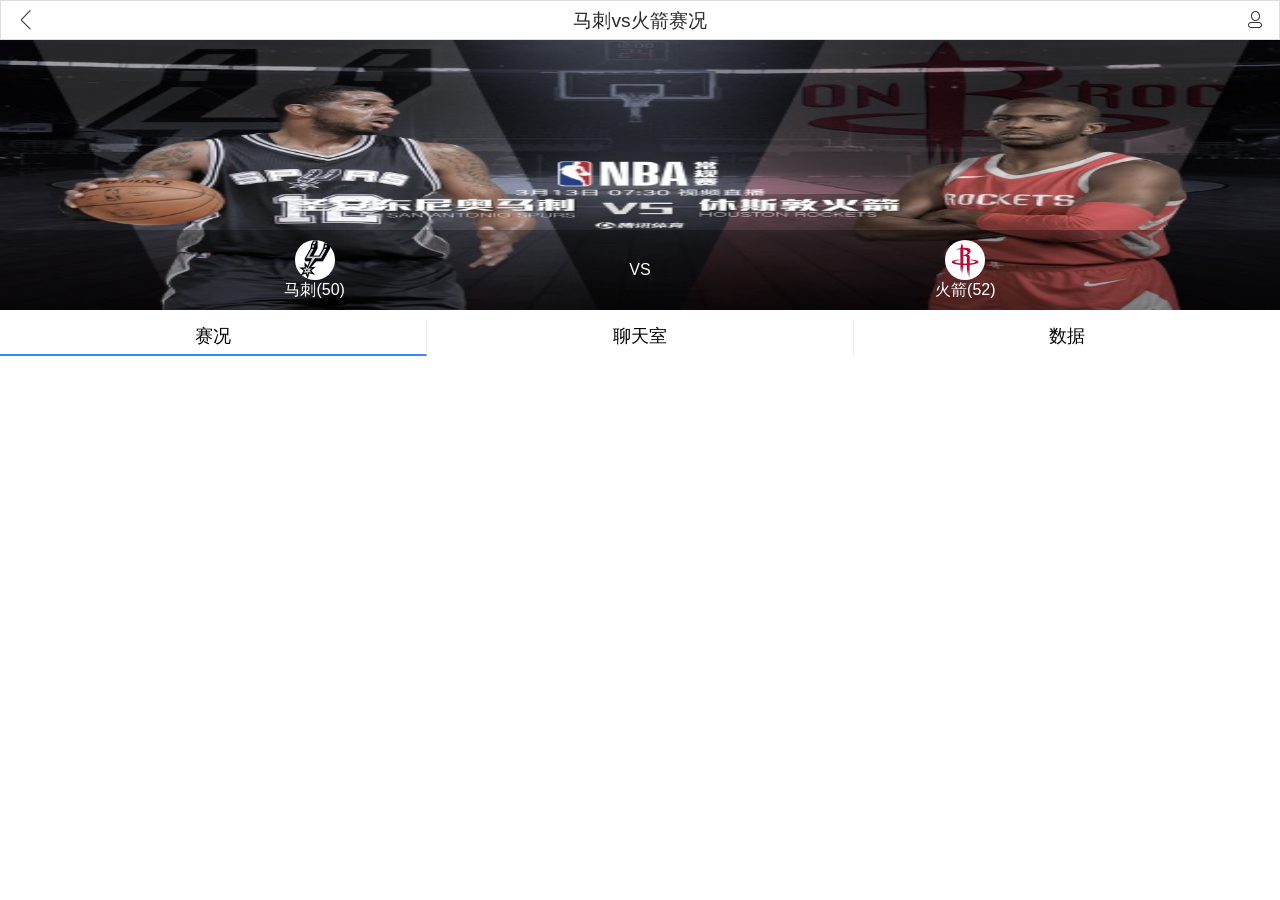
<file: public/static/live/detail.html>
<!DOCTYPE html>
<html>

<head>
	<meta charset="utf-8" />
	<meta http-equiv="X-UA-Compatible" content="IE=edge">
	<title>Sinwa图片直播 - 详情</title>
	<meta name="viewport" content="width=device-width, initial-scale=1, user-scalable=no">
	<meta content="yes" name="apple-mobile-web-app-capable" />
	<meta content="black" name="apple-mobile-web-app-status-bar-style" />
	<meta content="telephone=no" name="format-detection" />
	<meta content="email=no" name="format-detection" />
	<link rel="stylesheet" type="text/css" href="./assert/css/reset.css" />
	<link rel="stylesheet" type="text/css" href="./assert/css/main.css" />
	<link rel="stylesheet" href="./assert/iconfont/iconfont.css">
	<link rel="shortcut icon" href="./favicon.ico">
	<script src="./js/jquery-3.3.1.min.js"></script>
	<script src="./js/ws.js"></script>
	<script src="./js/chat.js"></script>
	<style>
		/*详情界面保持上部分静止，下面滚动; 同样利用flex布局 poster自然高度， tab-nav自然高度， tab-block填满剩余部分*/
		.poster {
			position: relative;
		}
		.post-img {
			height: 30vh;
			width: 100%;
		}
		.poster-title {
			position: absolute;
			bottom: 0;
			display: flex;
			align-items: center;
			color: #fff;
			width: 100%;
			height: 80px;
			/*这里不要使用opacity属性，文字也会继承透明属性，使用rgpa*/
			background: rgba(0, 0, 0, 0.3);
		}
		.poster-title-team {
			flex: 1;
			text-align: center;
		}
		.poster-title-team img {
			border-radius: 50%;
		}
		/* ************************tab 切换******************************* */
		.tab-nav {
			display: flex;
			margin-top: 5px;
			padding: 5px 0;
			text-align: center;
		}
		.tab-nav > div {
			flex: 1;
			line-height: 2rem;
			font-size: 1.1rem;
			text-align: center;
			border-right: 1px solid #eee;
			padding-bottom: 2px;
		}
		.tab-nav > div:last-child {
			border: none;
		}
		.tab-nav > div.active {
			border-bottom: 2px solid #38f;
		}
		.tab-block {
			flex: 1;
			overflow-y: scroll;
		}

		/******************赛况 frame时间片段的意思*****************/
		.frame {
			padding: 5px;
		}
		/*加强时间icon的效果*/
		.frame .icon {
			font-weight: bold;
			margin-right: 5px;
		}
		.frame-header {
			font-size: 0.8rem;
			display: inline-block;
			padding: 2px 5px;
			background: red;
			color: #fff;
			border-radius: 10px;
		}
		.frame-item {
			position: relative;
			margin-left: 5px;
			border-left: 1px dotted #38f;
			padding: 20px 10px 0;
		}
		.frame-item > p {
			font-size: 1rem;
			color: #404040;
			padding: 5px 0;
		}
		.frame-dot {
			position: absolute;
			width: 6px;
			height: 6px;
			background: #38f;
			border-radius: 50%;
			left: -4px;
    		top: 27px;
		}
		.frame-item-author {
			color: #888;
			font-size: 0.8rem;
			vertical-align: middle;
		}
		/* *************** 评论 ****************  */
		.comments {
			/*为评论输入框留位置，由于输入框是绝对定位*/
			padding-bottom: 50px;
		}
		.comment-form {
			position: fixed;
			bottom: 0;
			left: 0;
			width: 100%;
			height: 50px;
		}
		.comment-form input {
			background:ghostwhite;
			border-top: 1px solid #eee;
			outline: none;
			padding: 5px 10px;
			width: 100%;
			height: 100%;
		}
		.comment {
			font-size: 1rem;
			line-height: 1.5rem;
			margin: 5px 10px;
		}
		.comment > span:first-child {
			color: #38f;
		}


		/*比赛数据*/
		.match-data {
			background: #eee;
		}
		.match-data > div {
			background: #fff;
			margin-bottom: 10px;
			padding: 10px;
		}
		.match-score {
			display: flex;
			flex-direction: row;
			align-items: center;
			text-align: center;
		}
		.match-team-info {
			flex: 1;
		}
		.match-team-info img {
			margin-bottom: 5px;
		}
		.match-score-result {
			flex: 3;
		}
		.match-score-result > div {
			margin: 5px 0;
		}
		.sub-title {
			font-size: 1.1rem;
			font-weight: bold;
		}
		.match-report-row {
			display: flex;
			height: 40px;
			line-height: 40px;
			text-align: center;
			align-items: center;
		}
		.match-report-row.row-title {
			border-bottom: 1px solid #eee;
			color: #888;
			font-size: .8rem;
		}
		.match-report-row span {
			flex: 1;
		}
		.match-report-row span:first-child {
			text-align: left;
		}
		.match-report-row span:last-child {
			text-align: right;
		}

		/* 本场最佳 */
		.mvp > div {
			margin: 10px 0;
			display: flex;
			justify-content: space-between;
			align-items: center;
		}
		.mvp-score {
			display: flex;
			font-size: 1.1rem;
			text-align: center;
			justify-content: space-between;
			align-items: center
		}
		.mvp-score span {
			margin: 0 10px;
		}
		.mvp-score-label {
			font-size: .8rem;
			color: #888;
		}
		.mvp-player {
			flex: 1;
			display: flex;
			align-items: center;
		}
		/*让第二个球员的信息，靠右*/
		.mvp-player:last-child {
			justify-content: flex-end;
		}
		.mvp-player-info {
			margin: 0 5px;
			font-size: .8rem;
			color: #888;
		}
		.mvp-player img {
			border-radius: 50%;
		}
	</style>
</head>

<body>
	<header class="header xxl-font">
		<i class="icon iconfont icon-fanhui back" id="back"></i>
		马刺vs火箭赛况
		<!--用户处于登录状态时，将该按钮隐藏-->
		<a href="./login.html">
			<i class="icon iconfont icon-wode my"></i>
		</a>
	</header>
	<div class="content">
		<div class="poster">
			<img src="./imgs/match-poster.png" class="post-img" />
			<div class="poster-title">
				<div class="poster-title-team">
					<img src="./imgs/team1.png" width="40px" height="40px">
					<div>马刺(50)</div>
				</div>
				<div>VS</div>
				<div class="poster-title-team">
					<img src="./imgs/team2.png" width="40px" height="40px">
					<div>火箭(52)</div>
				</div>
			</div>
		</div>
		<div class="tab-nav">
			<div class="active">赛况</div>
			<div>聊天室</div>
			<div>数据</div>
		</div>
		<div class="tab-block">
			<div id="match-result">
				<!--<div class="frame">-->
					<!--<h3 class="frame-header">-->
						<!--<i class="icon iconfont icon-shijian"></i>第一节 01：30-->
					<!--</h3>-->
					<!--<div class="frame-item">-->
						<!--<span class="frame-dot"></span>-->
						<!--<div class="frame-item-author">-->
							<!--<img src="./imgs/team1.png" width="20px" height="20px" /> 马刺-->
						<!--</div>-->
						<!--<p>08:44 暂停 常规暂停</p>-->
						<!--<p>08:44 帕克 犯规 个人犯规 2次</p>-->
					<!--</div>-->
					<!--<div class="frame-item">-->
						<!--<span class="frame-dot"></span>-->
						<!--<div class="frame-item-author">-->
							<!--singwa(评论员)-->
						<!--</div>-->
						<!--<p>01:44 </p>-->
						<!--<p>01:46 犯规 个人犯规 Ruan</p>-->
					<!--</div>-->
				<!--</div>-->
				<!--<div class="frame">-->
					<!--<h3 class="frame-header">-->
						<!--<i class="icon iconfont icon-shijian"></i>第二节 01：40-->
					<!--</h3>-->
					<!--<div class="frame-item">-->
						<!--<span class="frame-dot"></span>-->
						<!--<div class="frame-item-author">-->
							<!--<img src="./imgs/team2.png" width="20px" height="20px" /> 火箭-->
						<!--</div>-->
						<!--<p>比赛如火如荼~~~</p>-->
						<!--<p>-->
							<!--<img src="./imgs/1.png" width="40%" />-->
						<!--</p>-->
					<!--</div>-->
					<!--<div class="frame-item">-->
						<!--<span class="frame-dot"></span>-->
						<!--<div class="frame-item-author">-->
							<!--singwa(评论员)-->
						<!--</div>-->
						<!--<p>08:44:41 火箭队请求暂停 常规暂停</p>-->
						<!--<p>08:44:40 哈登进攻犯规 个人犯规3次</p>-->
					<!--</div>-->
				<!--</div>-->
			</div>
			<div id="comments" class="hidden comments">
				<!--<div class="comment">-->
					<!--<span>xixi</span>-->
					<!--<span>赞~</span>-->
				<!--</div>-->
				<!--<div class="comment">-->
					<!--<span>xixi</span>-->
					<!--<span>赞~哈登mvp</span>-->
				<!--</div>-->
				<!--<div class="comment">-->
					<!--<span>singwa</span>-->
					<!--<span>哈登+克里斯-保罗 必定能夺冠，加油火箭！</span>-->
				<!--</div>-->
				<!--<div class="comment">-->
					<!--<span>mooc</span>-->
					<!--<span>詹姆斯去火箭吧~</span>-->
				<!--</div>-->
				<!--<div class="comment">-->
					<!--<span>singwa2</span>-->
					<!--<span>这场比赛太精彩了</span>-->
				<!--</div>-->
				<!--<div class="comment">-->
					<!--<span>singwa</span>-->
					<!--<span> 火箭目前位列西部第一，在击败独行侠之后，他们已经领先勇士1.5个胜场，而马刺的处境则是较为尴尬，他们目前拿到了37胜29负，只比身后的快船、掘金和爵士多0.5个胜场，如果马刺赢下火箭，他们将会继续保住西部前7的位置。</span>-->
				<!--</div>-->
				<!--<div class="comment">-->
					<!--<span>xixi</span>-->
					<!--<span>赞~</span>-->
				<!--</div>-->
				<!--<div class="comment">-->
					<!--<span>xixi</span>-->
					<!--<span>赞~dfdfgkkksds分担分担分担分担浮动</span>-->
				<!--</div>-->
				<!--<div class="comment">-->
					<!--<span>singwa</span>-->
					<!--<span>《烈火如歌》最近真是吸粉无数，各种话题随随便便就有成千上万的阅读量，本剧的点击量也轻轻松松破了十亿。看来热巴的高颜值和周渝民男神的实力演技，获得了大家的广泛肯...[详情]</span>-->
				<!--</div>-->
				<!--<div class="comment">-->
					<!--<span>xixi</span>-->
					<!--<span>赞~</span>-->
				<!--</div>-->
				<!--<div class="comment">-->
					<!--<span>xixi</span>-->
					<!--<span>赞~dfdfgkkksds分担分担分担分担浮动</span>-->
				<!--</div>-->
				<!--<div class="comment">-->
					<!--<span>singwa</span>-->
					<!--<span>《烈火如歌》最近真是吸粉无数，各种话题随随便便就有成千上万的阅读量，本剧的点击量也轻轻松松破了十亿。看来热巴的高颜值和周渝民男神的实力演技，获得了大家的广泛肯...[详情]</span>-->
				<!--</div>-->
				<div class="comment-form">
					<input type="text" id="content" placeholder="别憋着，说点啥~~ 回车既发射"></input>
				</div>
			</div>
			<div id="match-data" class="hidden match-data">
				<div class="match-score">
					<div class="match-team-info">
						<img src="./imgs/team1.png" width="40px" height="40px" />
						<div>火箭</div>
					</div>
					<div class="match-score-result">
						<div style="font-size: .8rem;color: red;">第一小节 01：40</div>
						<div style="font-size: 1.2rem; color:red;">
							<span>21</span>
							<span>Live</span>
							<span>22</span>
						</div>
						<div style="font-size: .8rem; color:#888;">NBA常规赛</div>
					</div>
					<div class="match-team-info">
						<img src="./imgs/team2.png" width="40px" height="40px" />
						<div>雷霆</div>
					</div>
				</div>
				<div class="match-report">
					<h3 class="sub-title">赛况</h3>
					<div class="match-report-row row-title">
						<span>球队</span>
						<span>1TH</span>
						<span>2TH</span>
						<span>3TH</span>
						<span>4TH</span>
						<span>总分</span>
					</div>
					<div class="match-report-row">
						<span><img src="./imgs/team1.png" width="30px" height="30px" /></span>
						<span>20</span>
						<span>-</span>
						<span>-</span>
						<span>20</span>
						<span>40</span>
					</div>
					<div class="match-report-row">
						<span>
							<img src="./imgs/team2.png" width="30px" height="30px" />
						</span>
						<span>15</span>
						<span>-</span>
						<span>-</span>
						<span>30</span>
						<span>40</span>
					</div>
				</div>
				<div class="mvp">
					<h3 class="sub-title">本场最佳</h3>
					<div>
						<div class="mvp-player">
							<img src="./imgs/pa.png" width="50px;" height="40px" />
							<div class="mvp-player-info">
								<div>9</div>
								<div>帕克</div>
							</div>
						</div>
						<div class="mvp-score">
							<span>10</span>
							<span class="mvp-score-label">得分</span>
							<span>12</span>
						</div>
						<div class="mvp-player">
							<div class="mvp-player-info">
								<div>13</div>
								<div>哈登</div>
							</div>
							<img src="./imgs/ha.png" width="50px;" height="40px" />
						</div>
					</div>
					<div>
						<div class="mvp-player">
							<img src="./imgs/pa.png" width="50px;" height="40px" />
							<div class="mvp-player-info">
								<div>9</div>
								<div>帕克</div>
							</div>
						</div>
						<div class="mvp-score"><span>10</span><span class="mvp-score-label">助攻</span><span>9</span></div>
						<div class="mvp-player">
							<div class="mvp-player-info">
								<div>3</div>
								<div>保罗</div>
							</div>
							<img src="./imgs/bao.png" width="50px;" height="40px" />
						</div>
					</div>
				</div>
			</div>
		</div>
	</div>
	<script>
		$(function () {
			var $nav = $('.tab-nav div');
			var $content = $('.tab-block > div');
			var $back = $('#back');

			/*切换tab*/
			$nav.click(function () {
				var $this = $(this);
				var $t = $this.index();
				$nav.removeClass();
				$this.addClass('active');
				$content.css('display', 'none');
				$content.eq($t).css('display', 'block');
			});

			$back.click(function () {
				window.history.back();
			});
		});

		// $("#content").keydown(function (event) {
        $("#content").keydown(function (event) {
			if(event.keyCode == 13){
			    var content = $("#content").val();
			    if(!content || content == undefined){
			        return false;
				}
			    var url  = "http://liveevents.com:9580/?s=wap/chat/index";
			    var data = {'game_id':1,'content':content};
			    $.post(url, data, function (res) {
                    var resObj = JSON.parse(res);
					if(resObj.code == 1){
                        $("#content").val('');
					    alert(resObj.msg);
					}
                });
			}
		});
	</script>
</body>
</html>
</file>
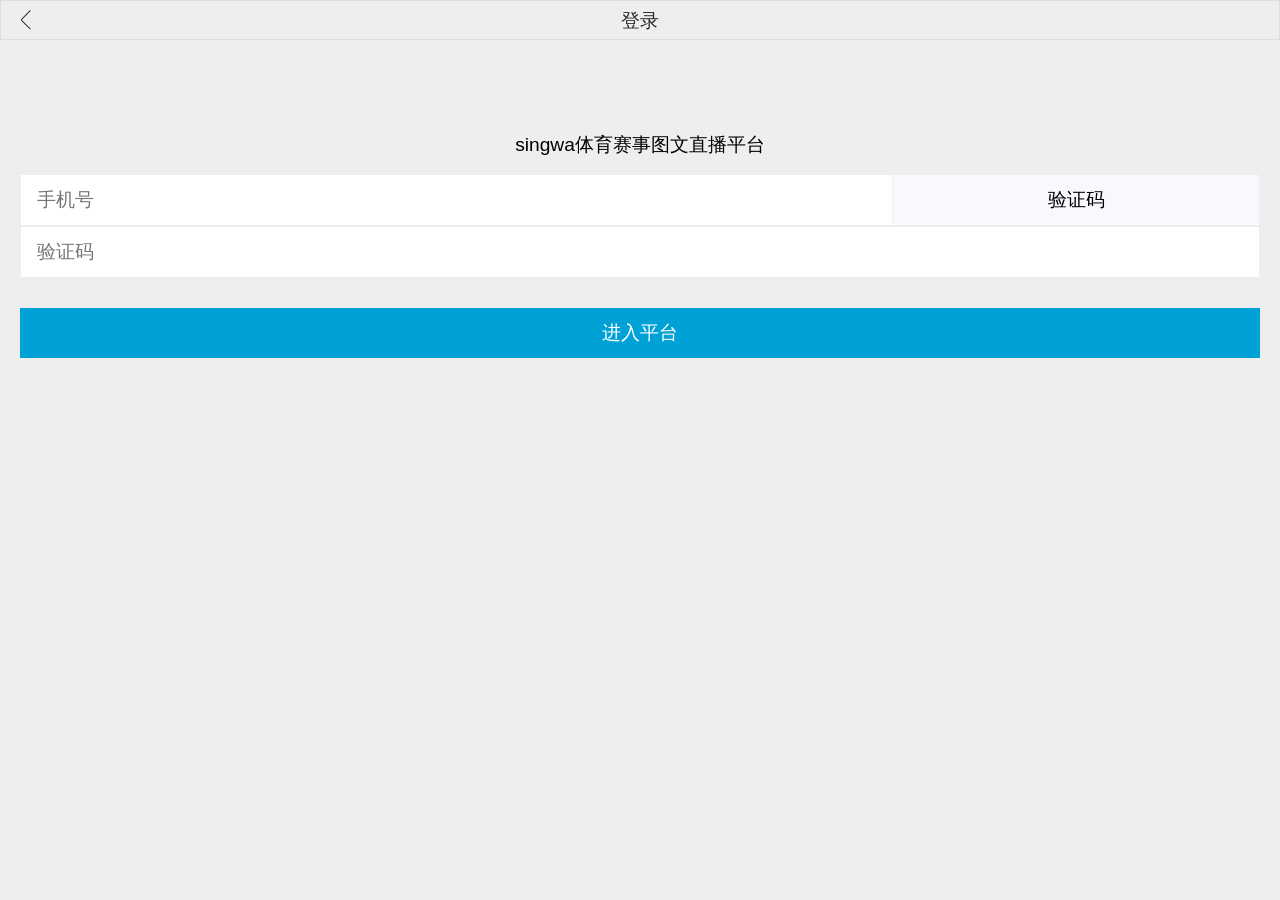
<file: public/static/live/login.html>
<!DOCTYPE html>
<html>

<head>
	<meta charset="utf-8" />
	<meta http-equiv="X-UA-Compatible" content="IE=edge">
	<title>Sinwa图片直播 - 登录</title>
	<meta name="viewport" content="width=device-width, initial-scale=1, user-scalable=no">
	<meta content="yes" name="apple-mobile-web-app-capable" />
	<meta content="black" name="apple-mobile-web-app-status-bar-style" />
	<meta content="telephone=no" name="format-detection" />
	<meta content="email=no" name="format-detection" />
	<link rel="stylesheet" type="text/css" href="./assert/css/reset.css" />
	<link rel="stylesheet" type="text/css" href="./assert/css/main.css" />
	<link rel="stylesheet" href="./assert/iconfont/iconfont.css">
	<link rel="shortcut icon" href="./favicon.ico">
	<script src="./js/jquery-3.3.1.min.js"></script>
	<style>
		body {
			background: #eee;
		}
		.login {
			text-align: center;
			margin-top: 8vh;
			padding: 20px;
		}
		.login h2 {
			font-size: 1.2rem;
			margin-bottom: 1rem;
		}
		.login-item {
			font-size: 0;
			background: #fff;
			padding-left: 1rem;
			border: 1px solid #eee;
		}
		/*避免两个输入框间的border重叠*/
		.login-item:last-child {
			border-top: 0;
		}
		input, button {
			width: 100%;
			border: none;
			outline: none;
			height: 50px;
			line-height: 50px;
			font-size: 1.2rem;
			color: #333;
			background: transparent;
		}
		.phone-num {
			width: 70%;
		}
		/*获取验证码的button*/
		.login-item button {
			width: 30%;
			padding: 0 10px;
			background: none;
			color: inherit;
			display: inline-block;
			background: ghostwhite;
			border-left: 1px solid #eee;
		}
		.submit-btn {
			background: #00a1d6;
			width: 100%;
			color: #fff;
			margin-top: 30px;
		}

	</style>
</head>

<body>
	<header class="header xxl-font">
		<i class="icon iconfont icon-fanhui back" id="back"></i>
		登录
	</header>
	<form class="login" id="form">
		<h2>singwa体育赛事图文直播平台</h2>
		<div class="login-item">
			<input type="text" placeholder="手机号" class="phone-num" name="phone_num"/>
			<button type="button" id="authCodeBtn">验证码</button>
		</div>
		<div class="login-item">
			<input type="text" placeholder="验证码" name="code" />
		</div>
		<button type="submit" class="submit-btn" id="submit-btn">进入平台</button>
	</form>
	<script>
		$(function () {
			var $back = $('#back');
			var $submitBtn = $('#submit-btn');
			// 获取验证吗
		  $('#authCodeBtn').click(function (event) {
			    var phone_num = $(" input[ name='phone_num' ] ").val();
			    if (phone_num == "" || phone_num == undefined){
			    	alert('手机号不能为空！');
			    	return false;
				}
				url = "http://liveevents.com:9580/?s=wap/send/smsCode&phone_num="+phone_num;
				$(this).html('已发送').attr('disabled', true);
				$.get(url, function (res) {
					var resObj = JSON.parse(res);
					if (resObj.code == '1') {
						alert(resObj.msg);
					}else{
						alert(resObj.msg);
					}
				});
			});

			// 提交表单
			$submitBtn.click(function (event) {
				// console.log('进入平台');
				event.preventDefault();
				var formData = $('form').serialize();
				// TODO: 请求后台接口跳转界面，前端跳转或者后台跳
				var url = "http://liveevents.com:9580/?s=wap/login/index&"+formData;
				console.log(url);
				$.get(url, function (res) {
					console.log(res);
					var resObj = JSON.parse(res);
					if(resObj.code == '1'){
						alert(resObj.msg);
					}else{
						alert(resObj.msg);
					}
				});
			});

			// 返回上一页
			$back.click(function (e) {
				window.history.back();
			});
		});
	</script>
</body>

</html>
</file>
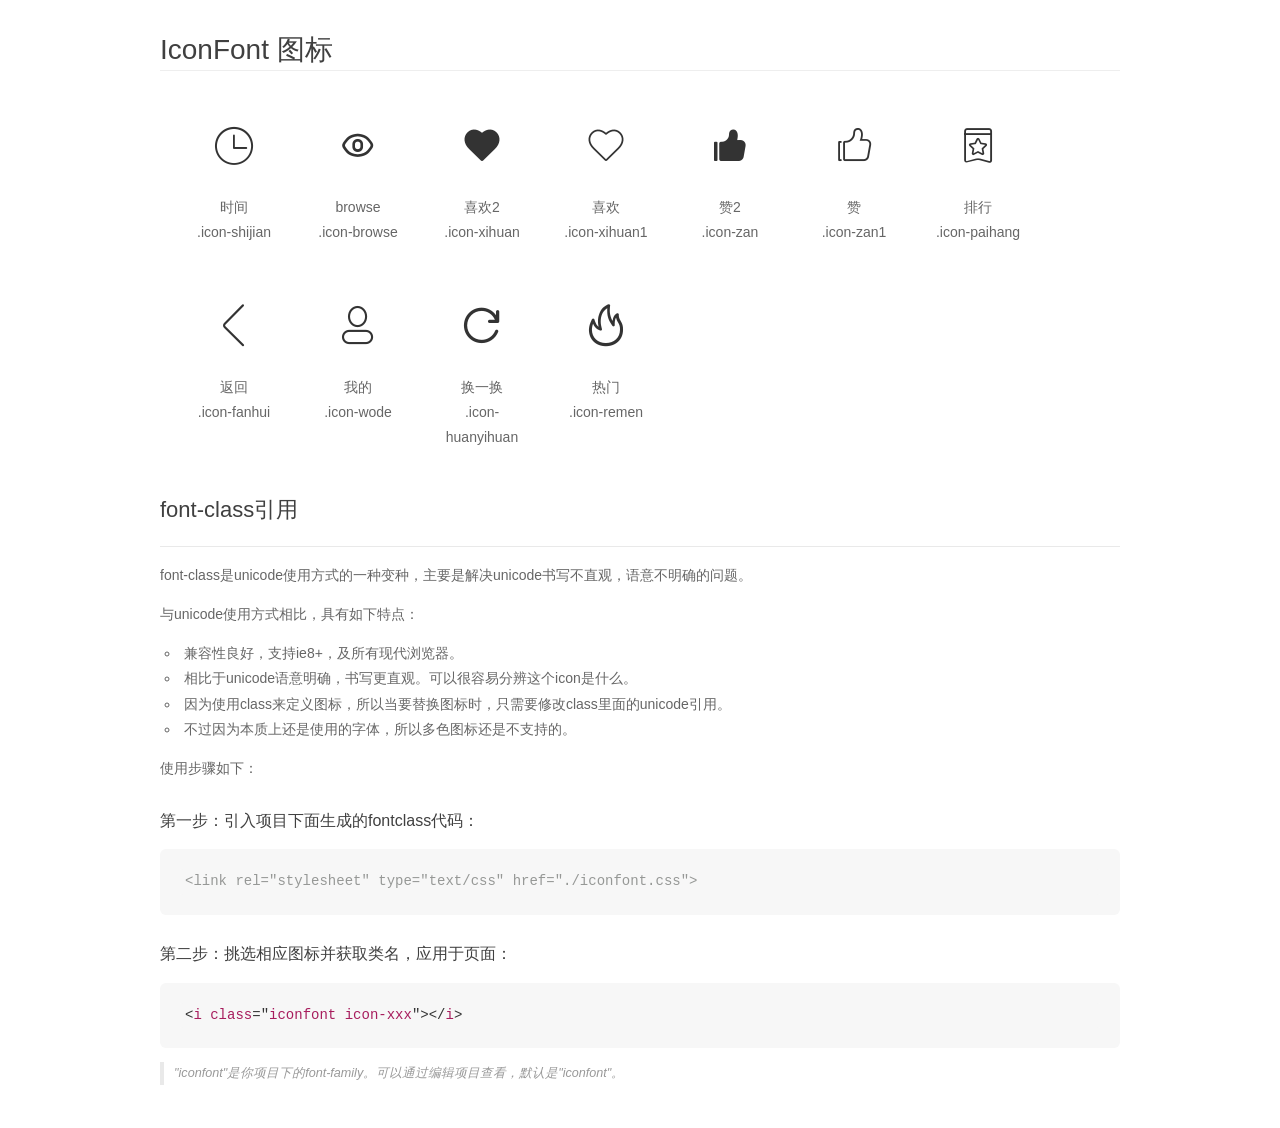
<file: public/static/live/assert/iconfont/demo_fontclass.html>
<!DOCTYPE html>
<html>
<head>
    <meta charset="utf-8"/>
    <title>IconFont</title>
    <link rel="stylesheet" href="demo.css">
    <link rel="stylesheet" href="iconfont.css">
</head>
<body>
    <div class="main markdown">
        <h1>IconFont 图标</h1>
        <ul class="icon_lists clear">
            
                <li>
                <i class="icon iconfont icon-shijian"></i>
                    <div class="name">时间</div>
                    <div class="fontclass">.icon-shijian</div>
                </li>
            
                <li>
                <i class="icon iconfont icon-browse"></i>
                    <div class="name">browse</div>
                    <div class="fontclass">.icon-browse</div>
                </li>
            
                <li>
                <i class="icon iconfont icon-xihuan"></i>
                    <div class="name">喜欢2</div>
                    <div class="fontclass">.icon-xihuan</div>
                </li>
            
                <li>
                <i class="icon iconfont icon-xihuan1"></i>
                    <div class="name">喜欢</div>
                    <div class="fontclass">.icon-xihuan1</div>
                </li>
            
                <li>
                <i class="icon iconfont icon-zan"></i>
                    <div class="name">赞2</div>
                    <div class="fontclass">.icon-zan</div>
                </li>
            
                <li>
                <i class="icon iconfont icon-zan1"></i>
                    <div class="name">赞</div>
                    <div class="fontclass">.icon-zan1</div>
                </li>
            
                <li>
                <i class="icon iconfont icon-paihang"></i>
                    <div class="name">排行</div>
                    <div class="fontclass">.icon-paihang</div>
                </li>
            
                <li>
                <i class="icon iconfont icon-fanhui"></i>
                    <div class="name">返回</div>
                    <div class="fontclass">.icon-fanhui</div>
                </li>
            
                <li>
                <i class="icon iconfont icon-wode"></i>
                    <div class="name">我的</div>
                    <div class="fontclass">.icon-wode</div>
                </li>
            
                <li>
                <i class="icon iconfont icon-huanyihuan"></i>
                    <div class="name">换一换</div>
                    <div class="fontclass">.icon-huanyihuan</div>
                </li>
            
                <li>
                <i class="icon iconfont icon-remen"></i>
                    <div class="name">热门</div>
                    <div class="fontclass">.icon-remen</div>
                </li>
            
        </ul>

        <h2 id="font-class-">font-class引用</h2>
        <hr>

        <p>font-class是unicode使用方式的一种变种，主要是解决unicode书写不直观，语意不明确的问题。</p>
        <p>与unicode使用方式相比，具有如下特点：</p>
        <ul>
        <li>兼容性良好，支持ie8+，及所有现代浏览器。</li>
        <li>相比于unicode语意明确，书写更直观。可以很容易分辨这个icon是什么。</li>
        <li>因为使用class来定义图标，所以当要替换图标时，只需要修改class里面的unicode引用。</li>
        <li>不过因为本质上还是使用的字体，所以多色图标还是不支持的。</li>
        </ul>
        <p>使用步骤如下：</p>
        <h3 id="-fontclass-">第一步：引入项目下面生成的fontclass代码：</h3>


        <pre><code class="lang-js hljs javascript"><span class="hljs-comment">&lt;link rel="stylesheet" type="text/css" href="./iconfont.css"&gt;</span></code></pre>
        <h3 id="-">第二步：挑选相应图标并获取类名，应用于页面：</h3>
        <pre><code class="lang-css hljs">&lt;<span class="hljs-selector-tag">i</span> <span class="hljs-selector-tag">class</span>="<span class="hljs-selector-tag">iconfont</span> <span class="hljs-selector-tag">icon-xxx</span>"&gt;&lt;/<span class="hljs-selector-tag">i</span>&gt;</code></pre>
        <blockquote>
        <p>"iconfont"是你项目下的font-family。可以通过编辑项目查看，默认是"iconfont"。</p>
        </blockquote>
    </div>
</body>
</html>
</file>
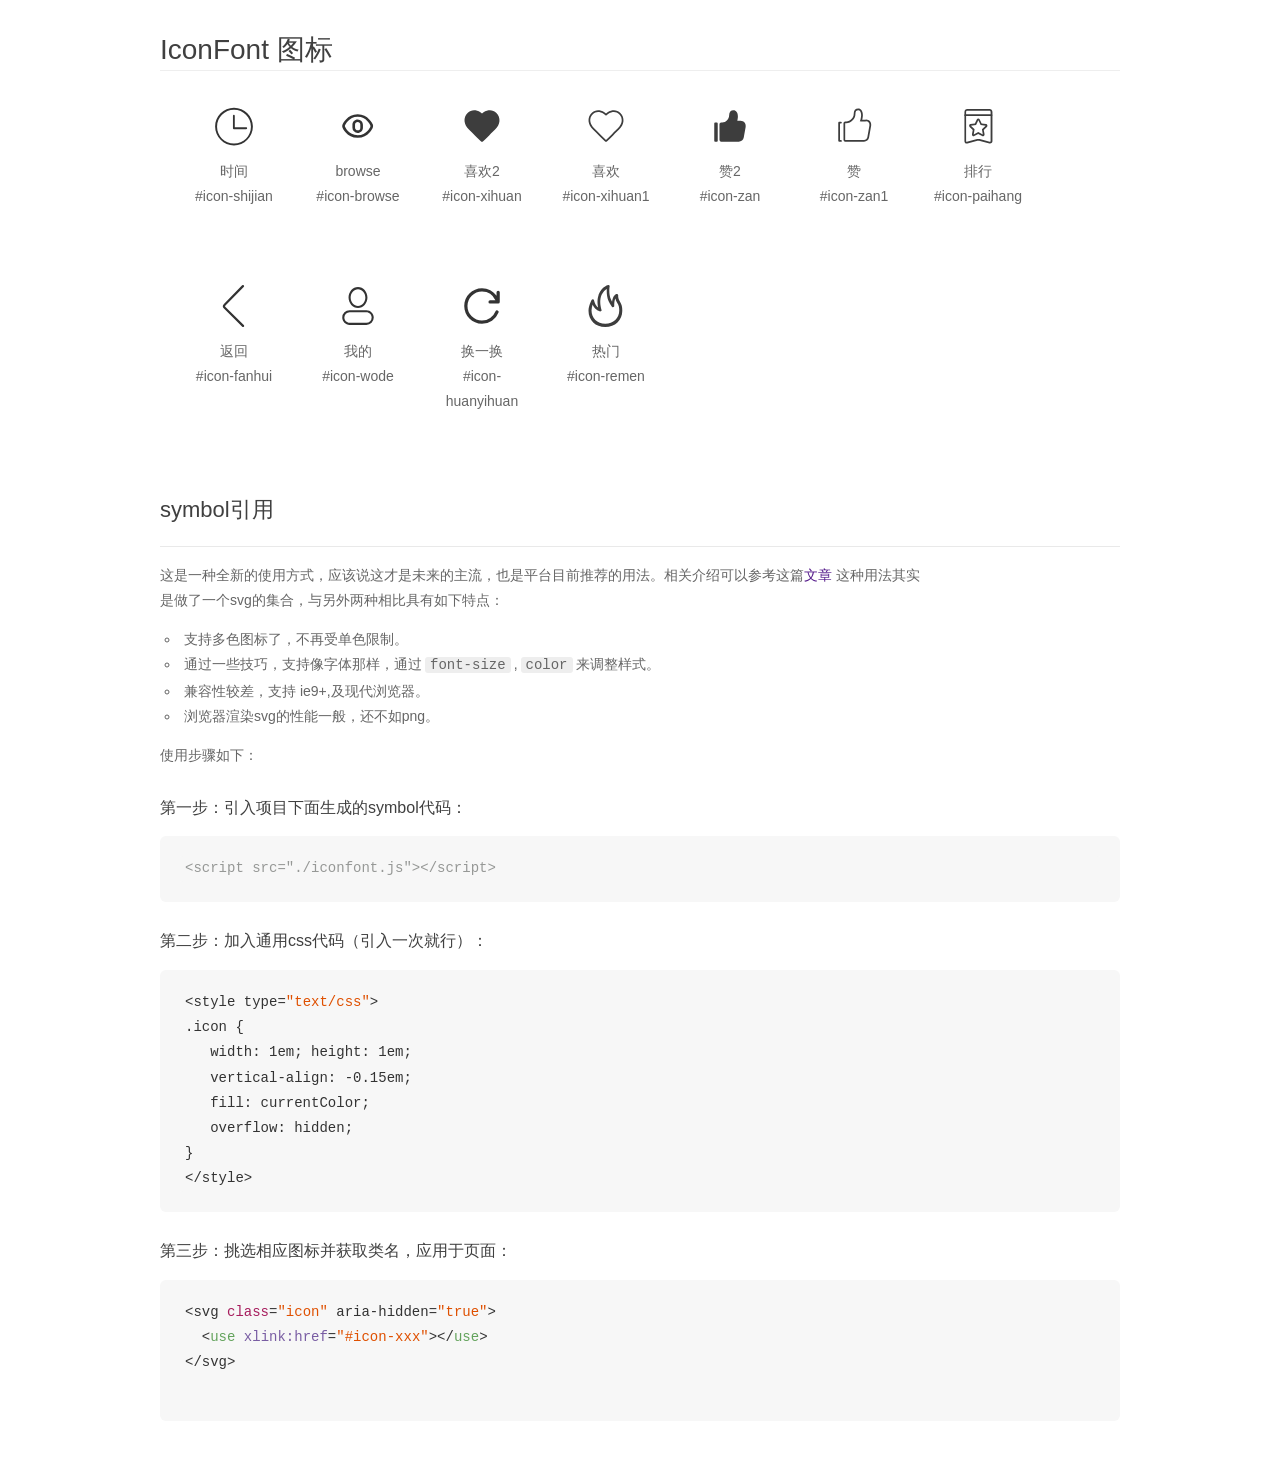
<file: public/static/live/assert/iconfont/demo_symbol.html>
<!DOCTYPE html>
<html>
<head>
    <meta charset="utf-8"/>
    <title>IconFont</title>
    <link rel="stylesheet" href="demo.css">
    <script src="iconfont.js"></script>

    <style type="text/css">
        .icon {
          /* 通过设置 font-size 来改变图标大小 */
          width: 1em; height: 1em;
          /* 图标和文字相邻时，垂直对齐 */
          vertical-align: -0.15em;
          /* 通过设置 color 来改变 SVG 的颜色/fill */
          fill: currentColor;
          /* path 和 stroke 溢出 viewBox 部分在 IE 下会显示
             normalize.css 中也包含这行 */
          overflow: hidden;
        }

    </style>
</head>
<body>
    <div class="main markdown">
        <h1>IconFont 图标</h1>
        <ul class="icon_lists clear">
            
                <li>
                    <svg class="icon" aria-hidden="true">
                        <use xlink:href="#icon-shijian"></use>
                    </svg>
                    <div class="name">时间</div>
                    <div class="fontclass">#icon-shijian</div>
                </li>
            
                <li>
                    <svg class="icon" aria-hidden="true">
                        <use xlink:href="#icon-browse"></use>
                    </svg>
                    <div class="name">browse</div>
                    <div class="fontclass">#icon-browse</div>
                </li>
            
                <li>
                    <svg class="icon" aria-hidden="true">
                        <use xlink:href="#icon-xihuan"></use>
                    </svg>
                    <div class="name">喜欢2</div>
                    <div class="fontclass">#icon-xihuan</div>
                </li>
            
                <li>
                    <svg class="icon" aria-hidden="true">
                        <use xlink:href="#icon-xihuan1"></use>
                    </svg>
                    <div class="name">喜欢</div>
                    <div class="fontclass">#icon-xihuan1</div>
                </li>
            
                <li>
                    <svg class="icon" aria-hidden="true">
                        <use xlink:href="#icon-zan"></use>
                    </svg>
                    <div class="name">赞2</div>
                    <div class="fontclass">#icon-zan</div>
                </li>
            
                <li>
                    <svg class="icon" aria-hidden="true">
                        <use xlink:href="#icon-zan1"></use>
                    </svg>
                    <div class="name">赞</div>
                    <div class="fontclass">#icon-zan1</div>
                </li>
            
                <li>
                    <svg class="icon" aria-hidden="true">
                        <use xlink:href="#icon-paihang"></use>
                    </svg>
                    <div class="name">排行</div>
                    <div class="fontclass">#icon-paihang</div>
                </li>
            
                <li>
                    <svg class="icon" aria-hidden="true">
                        <use xlink:href="#icon-fanhui"></use>
                    </svg>
                    <div class="name">返回</div>
                    <div class="fontclass">#icon-fanhui</div>
                </li>
            
                <li>
                    <svg class="icon" aria-hidden="true">
                        <use xlink:href="#icon-wode"></use>
                    </svg>
                    <div class="name">我的</div>
                    <div class="fontclass">#icon-wode</div>
                </li>
            
                <li>
                    <svg class="icon" aria-hidden="true">
                        <use xlink:href="#icon-huanyihuan"></use>
                    </svg>
                    <div class="name">换一换</div>
                    <div class="fontclass">#icon-huanyihuan</div>
                </li>
            
                <li>
                    <svg class="icon" aria-hidden="true">
                        <use xlink:href="#icon-remen"></use>
                    </svg>
                    <div class="name">热门</div>
                    <div class="fontclass">#icon-remen</div>
                </li>
            
        </ul>


        <h2 id="symbol-">symbol引用</h2>
        <hr>

        <p>这是一种全新的使用方式，应该说这才是未来的主流，也是平台目前推荐的用法。相关介绍可以参考这篇<a href="">文章</a>
        这种用法其实是做了一个svg的集合，与另外两种相比具有如下特点：</p>
        <ul>
          <li>支持多色图标了，不再受单色限制。</li>
          <li>通过一些技巧，支持像字体那样，通过<code>font-size</code>,<code>color</code>来调整样式。</li>
          <li>兼容性较差，支持 ie9+,及现代浏览器。</li>
          <li>浏览器渲染svg的性能一般，还不如png。</li>
        </ul>
        <p>使用步骤如下：</p>
        <h3 id="-symbol-">第一步：引入项目下面生成的symbol代码：</h3>
        <pre><code class="lang-js hljs javascript"><span class="hljs-comment">&lt;script src="./iconfont.js"&gt;&lt;/script&gt;</span></code></pre>
        <h3 id="-css-">第二步：加入通用css代码（引入一次就行）：</h3>
        <pre><code class="lang-js hljs javascript">&lt;style type=<span class="hljs-string">"text/css"</span>&gt;
.icon {
   width: <span class="hljs-number">1</span>em; height: <span class="hljs-number">1</span>em;
   vertical-align: <span class="hljs-number">-0.15</span>em;
   fill: currentColor;
   overflow: hidden;
}
&lt;<span class="hljs-regexp">/style&gt;</span></code></pre>
        <h3 id="-">第三步：挑选相应图标并获取类名，应用于页面：</h3>
        <pre><code class="lang-js hljs javascript">&lt;svg <span class="hljs-class"><span class="hljs-keyword">class</span></span>=<span class="hljs-string">"icon"</span> aria-hidden=<span class="hljs-string">"true"</span>&gt;<span class="xml"><span class="hljs-tag">
  &lt;<span class="hljs-name">use</span> <span class="hljs-attr">xlink:href</span>=<span class="hljs-string">"#icon-xxx"</span>&gt;</span><span class="hljs-tag">&lt;/<span class="hljs-name">use</span>&gt;</span>
</span>&lt;<span class="hljs-regexp">/svg&gt;
        </span></code></pre>
    </div>
</body>
</html>
</file>
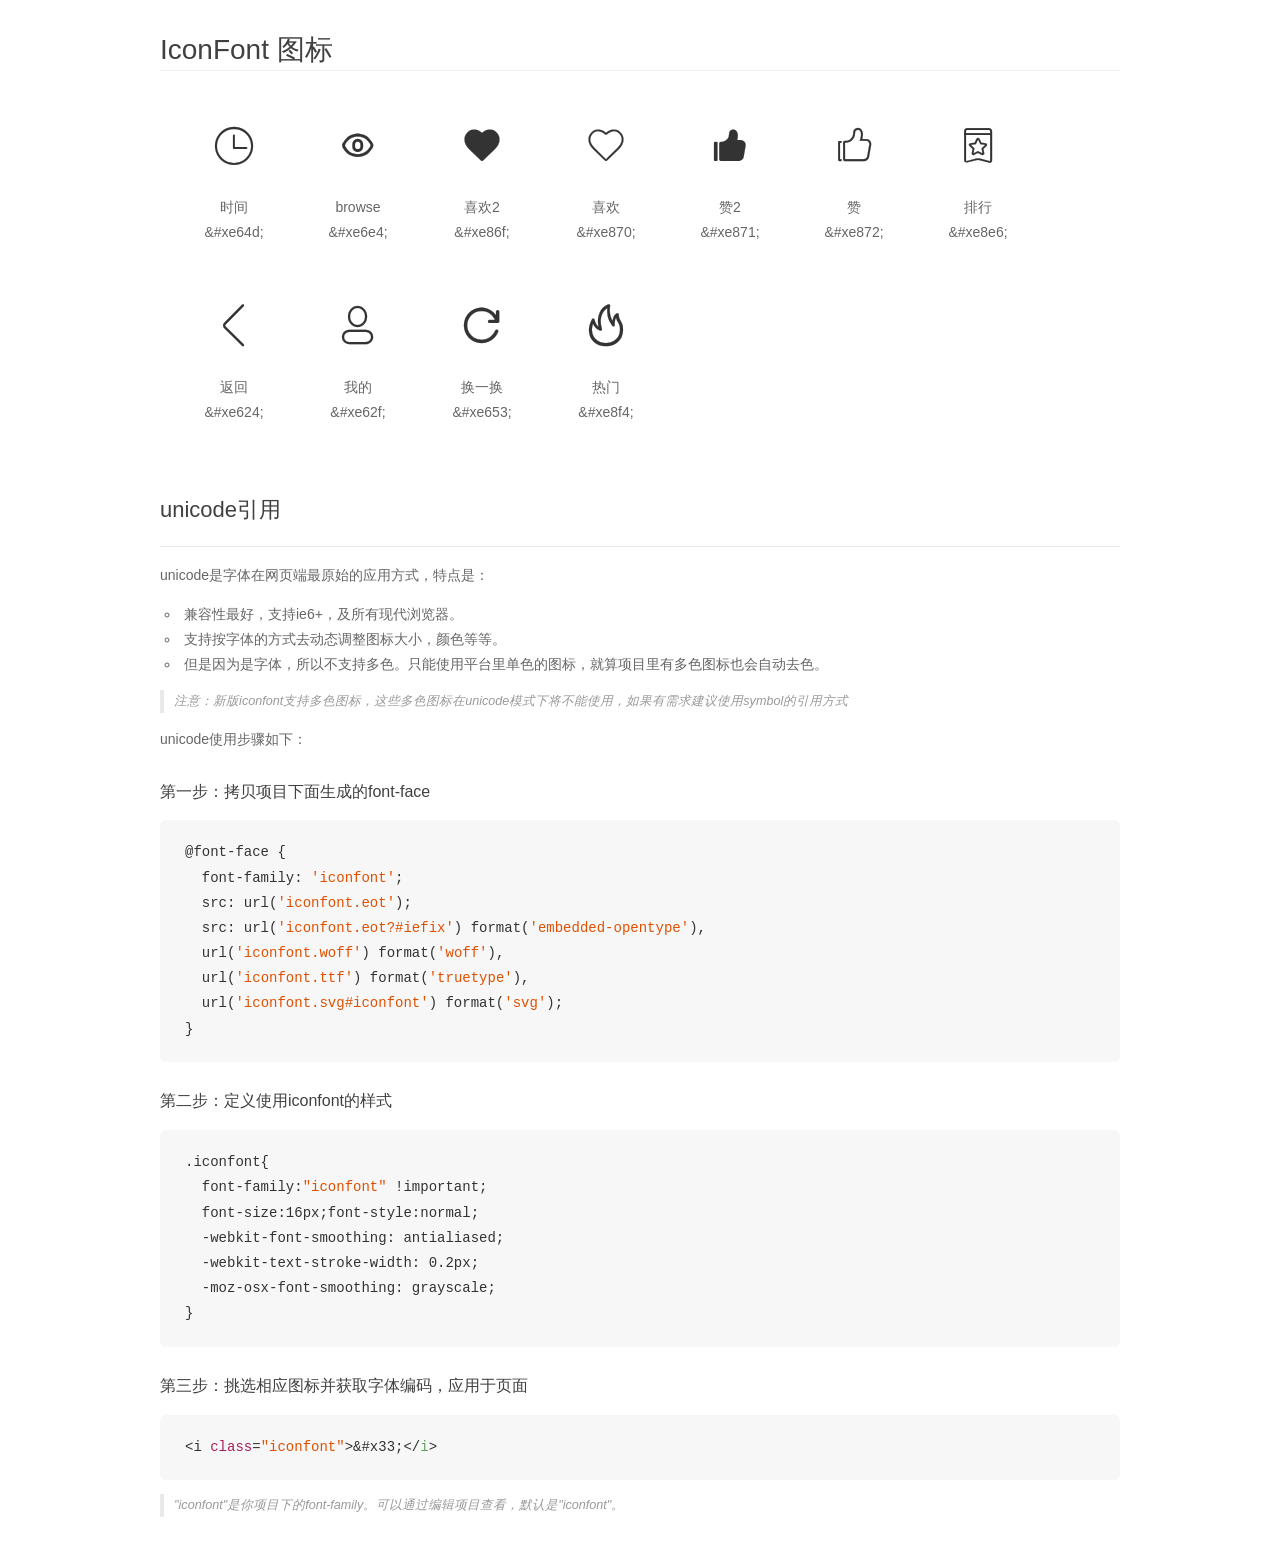
<file: public/static/live/assert/iconfont/demo_unicode.html>
<!DOCTYPE html>
<html>
<head>
    <meta charset="utf-8"/>
    <title>IconFont</title>
    <link rel="stylesheet" href="demo.css">

    <style type="text/css">

        @font-face {font-family: "iconfont";
          src: url('iconfont.eot'); /* IE9*/
          src: url('iconfont.eot#iefix') format('embedded-opentype'), /* IE6-IE8 */
          url('iconfont.woff') format('woff'), /* chrome, firefox */
          url('iconfont.ttf') format('truetype'), /* chrome, firefox, opera, Safari, Android, iOS 4.2+*/
          url('iconfont.svg#iconfont') format('svg'); /* iOS 4.1- */
        }

        .iconfont {
          font-family:"iconfont" !important;
          font-size:16px;
          font-style:normal;
          -webkit-font-smoothing: antialiased;
          -webkit-text-stroke-width: 0.2px;
          -moz-osx-font-smoothing: grayscale;
        }

    </style>
</head>
<body>
    <div class="main markdown">
        <h1>IconFont 图标</h1>
        <ul class="icon_lists clear">
            
                <li>
                <i class="icon iconfont">&#xe64d;</i>
                    <div class="name">时间</div>
                    <div class="code">&amp;#xe64d;</div>
                </li>
            
                <li>
                <i class="icon iconfont">&#xe6e4;</i>
                    <div class="name">browse</div>
                    <div class="code">&amp;#xe6e4;</div>
                </li>
            
                <li>
                <i class="icon iconfont">&#xe86f;</i>
                    <div class="name">喜欢2</div>
                    <div class="code">&amp;#xe86f;</div>
                </li>
            
                <li>
                <i class="icon iconfont">&#xe870;</i>
                    <div class="name">喜欢</div>
                    <div class="code">&amp;#xe870;</div>
                </li>
            
                <li>
                <i class="icon iconfont">&#xe871;</i>
                    <div class="name">赞2</div>
                    <div class="code">&amp;#xe871;</div>
                </li>
            
                <li>
                <i class="icon iconfont">&#xe872;</i>
                    <div class="name">赞</div>
                    <div class="code">&amp;#xe872;</div>
                </li>
            
                <li>
                <i class="icon iconfont">&#xe8e6;</i>
                    <div class="name">排行</div>
                    <div class="code">&amp;#xe8e6;</div>
                </li>
            
                <li>
                <i class="icon iconfont">&#xe624;</i>
                    <div class="name">返回</div>
                    <div class="code">&amp;#xe624;</div>
                </li>
            
                <li>
                <i class="icon iconfont">&#xe62f;</i>
                    <div class="name">我的</div>
                    <div class="code">&amp;#xe62f;</div>
                </li>
            
                <li>
                <i class="icon iconfont">&#xe653;</i>
                    <div class="name">换一换</div>
                    <div class="code">&amp;#xe653;</div>
                </li>
            
                <li>
                <i class="icon iconfont">&#xe8f4;</i>
                    <div class="name">热门</div>
                    <div class="code">&amp;#xe8f4;</div>
                </li>
            
        </ul>
        <h2 id="unicode-">unicode引用</h2>
        <hr>

        <p>unicode是字体在网页端最原始的应用方式，特点是：</p>
        <ul>
        <li>兼容性最好，支持ie6+，及所有现代浏览器。</li>
        <li>支持按字体的方式去动态调整图标大小，颜色等等。</li>
        <li>但是因为是字体，所以不支持多色。只能使用平台里单色的图标，就算项目里有多色图标也会自动去色。</li>
        </ul>
        <blockquote>
        <p>注意：新版iconfont支持多色图标，这些多色图标在unicode模式下将不能使用，如果有需求建议使用symbol的引用方式</p>
        </blockquote>
        <p>unicode使用步骤如下：</p>
        <h3 id="-font-face">第一步：拷贝项目下面生成的font-face</h3>
        <pre><code class="lang-js hljs javascript">@font-face {
  font-family: <span class="hljs-string">'iconfont'</span>;
  src: url(<span class="hljs-string">'iconfont.eot'</span>);
  src: url(<span class="hljs-string">'iconfont.eot?#iefix'</span>) format(<span class="hljs-string">'embedded-opentype'</span>),
  url(<span class="hljs-string">'iconfont.woff'</span>) format(<span class="hljs-string">'woff'</span>),
  url(<span class="hljs-string">'iconfont.ttf'</span>) format(<span class="hljs-string">'truetype'</span>),
  url(<span class="hljs-string">'iconfont.svg#iconfont'</span>) format(<span class="hljs-string">'svg'</span>);
}
</code></pre>
        <h3 id="-iconfont-">第二步：定义使用iconfont的样式</h3>
        <pre><code class="lang-js hljs javascript">.iconfont{
  font-family:<span class="hljs-string">"iconfont"</span> !important;
  font-size:<span class="hljs-number">16</span>px;font-style:normal;
  -webkit-font-smoothing: antialiased;
  -webkit-text-stroke-width: <span class="hljs-number">0.2</span>px;
  -moz-osx-font-smoothing: grayscale;
}
</code></pre>
        <h3 id="-">第三步：挑选相应图标并获取字体编码，应用于页面</h3>
        <pre><code class="lang-js hljs javascript">&lt;i <span class="hljs-class"><span class="hljs-keyword">class</span></span>=<span class="hljs-string">"iconfont"</span>&gt;&amp;#x33;<span class="xml"><span class="hljs-tag">&lt;/<span class="hljs-name">i</span>&gt;</span></span></code></pre>

        <blockquote>
        <p>"iconfont"是你项目下的font-family。可以通过编辑项目查看，默认是"iconfont"。</p>
        </blockquote>
    </div>


</body>
</html>
</file>
<file: public/static/live/assert/css/main.css>
body {
    font-family: -apple-system, BlinkMacSystemFont, "PingFang SC","Helvetica Neue",STHeiti,"Microsoft Yahei",Tahoma,Simsun,sans-serif;
	display: flex;
	flex-direction: column;
}
.fr {
	float: right;
}
.fl {
	float: left;
}
.hidden {
	display: none;
}
/* header content 采用该形式是为了header固定在顶部*/
.header {
	font-size: 1.2rem;
	color: #292929;
    height: 40px;
    line-height: 40px;
	text-align: center;
	border: 1px solid #ddd;
}
.content {
	display: flex;
	flex-direction: column;
	flex: 1;
	overflow-y: scroll;
}
.my {
	position: absolute;
	right: 0;
	top: 0;
	width: 50px;
	text-align: center;
	font-size: 1.2rem!important;
	color: #292929;
}
.back {
	position: absolute;
	left: 0;
	top: 0;
	width: 50px;
	text-align: center;
	font-size: 1.2rem!important;
}
</file>
<file: public/static/live/assert/iconfont/iconfont.css>
@font-face {font-family: "iconfont";
  src: url('iconfont.eot?t=1520838683228'); /* IE9*/
  src: url('iconfont.eot?t=1520838683228#iefix') format('embedded-opentype'), /* IE6-IE8 */
  url('[data-uri]') format('woff'),
  url('iconfont.ttf?t=1520838683228') format('truetype'), /* chrome, firefox, opera, Safari, Android, iOS 4.2+*/
  url('iconfont.svg?t=1520838683228#iconfont') format('svg'); /* iOS 4.1- */
}

.iconfont {
  font-family:"iconfont" !important;
  font-size:16px;
  font-style:normal;
  -webkit-font-smoothing: antialiased;
  -moz-osx-font-smoothing: grayscale;
}

.icon-shijian:before { content: "\e64d"; }

.icon-browse:before { content: "\e6e4"; }

.icon-xihuan:before { content: "\e86f"; }

.icon-xihuan1:before { content: "\e870"; }

.icon-zan:before { content: "\e871"; }

.icon-zan1:before { content: "\e872"; }

.icon-paihang:before { content: "\e8e6"; }

.icon-fanhui:before { content: "\e624"; }

.icon-wode:before { content: "\e62f"; }

.icon-huanyihuan:before { content: "\e653"; }

.icon-remen:before { content: "\e8f4"; }
</file>
<file: public/static/live/assert/iconfont/demo.css>
*{margin: 0;padding: 0;list-style: none;}
/*
KISSY CSS Reset
理念：1. reset 的目的不是清除浏览器的默认样式，这仅是部分工作。清除和重置是紧密不可分的。
2. reset 的目的不是让默认样式在所有浏览器下一致，而是减少默认样式有可能带来的问题。
3. reset 期望提供一套普适通用的基础样式。但没有银弹，推荐根据具体需求，裁剪和修改后再使用。
特色：1. 适应中文；2. 基于最新主流浏览器。
维护：玉伯<lifesinger@gmail.com>, 正淳<ragecarrier@gmail.com>
 */

/** 清除内外边距 **/
body, h1, h2, h3, h4, h5, h6, hr, p, blockquote, /* structural elements 结构元素 */
dl, dt, dd, ul, ol, li, /* list elements 列表元素 */
pre, /* text formatting elements 文本格式元素 */
form, fieldset, legend, button, input, textarea, /* form elements 表单元素 */
th, td /* table elements 表格元素 */ {
  margin: 0;
  padding: 0;
}

/** 设置默认字体 **/
body,
button, input, select, textarea /* for ie */ {
  font: 12px/1.5 tahoma, arial, \5b8b\4f53, sans-serif;
}
h1, h2, h3, h4, h5, h6 { font-size: 100%; }
address, cite, dfn, em, var { font-style: normal; } /* 将斜体扶正 */
code, kbd, pre, samp { font-family: courier new, courier, monospace; } /* 统一等宽字体 */
small { font-size: 12px; } /* 小于 12px 的中文很难阅读，让 small 正常化 */

/** 重置列表元素 **/
ul, ol { list-style: none; }

/** 重置文本格式元素 **/
a { text-decoration: none; }
a:hover { text-decoration: underline; }


/** 重置表单元素 **/
legend { color: #000; } /* for ie6 */
fieldset, img { border: 0; } /* img 搭车：让链接里的 img 无边框 */
button, input, select, textarea { font-size: 100%; } /* 使得表单元素在 ie 下能继承字体大小 */
/* 注：optgroup 无法扶正 */

/** 重置表格元素 **/
table { border-collapse: collapse; border-spacing: 0; }

/* 清除浮动 */
.ks-clear:after, .clear:after {
  content: '\20';
  display: block;
  height: 0;
  clear: both;
}
.ks-clear, .clear {
  *zoom: 1;
}

.main {
  padding: 30px 100px;
width: 960px;
margin: 0 auto;
}
.main h1{font-size:36px; color:#333; text-align:left;margin-bottom:30px; border-bottom: 1px solid #eee;}

.helps{margin-top:40px;}
.helps pre{
  padding:20px;
  margin:10px 0;
  border:solid 1px #e7e1cd;
  background-color: #fffdef;
  overflow: auto;
}

.icon_lists{
  width: 100% !important;

}

.icon_lists li{
  float:left;
  width: 100px;
  height:180px;
  text-align: center;
  list-style: none !important;
}
.icon_lists .icon{
  font-size: 42px;
  line-height: 100px;
  margin: 10px 0;
  color:#333;
  -webkit-transition: font-size 0.25s ease-out 0s;
  -moz-transition: font-size 0.25s ease-out 0s;
  transition: font-size 0.25s ease-out 0s;

}
.icon_lists .icon:hover{
  font-size: 100px;
}



.markdown {
  color: #666;
  font-size: 14px;
  line-height: 1.8;
}

.highlight {
  line-height: 1.5;
}

.markdown img {
  vertical-align: middle;
  max-width: 100%;
}

.markdown h1 {
  color: #404040;
  font-weight: 500;
  line-height: 40px;
  margin-bottom: 24px;
}

.markdown h2,
.markdown h3,
.markdown h4,
.markdown h5,
.markdown h6 {
  color: #404040;
  margin: 1.6em 0 0.6em 0;
  font-weight: 500;
  clear: both;
}

.markdown h1 {
  font-size: 28px;
}

.markdown h2 {
  font-size: 22px;
}

.markdown h3 {
  font-size: 16px;
}

.markdown h4 {
  font-size: 14px;
}

.markdown h5 {
  font-size: 12px;
}

.markdown h6 {
  font-size: 12px;
}

.markdown hr {
  height: 1px;
  border: 0;
  background: #e9e9e9;
  margin: 16px 0;
  clear: both;
}

.markdown p,
.markdown pre {
  margin: 1em 0;
}

.markdown > p,
.markdown > blockquote,
.markdown > .highlight,
.markdown > ol,
.markdown > ul {
  width: 80%;
}

.markdown ul > li {
  list-style: circle;
}

.markdown > ul li,
.markdown blockquote ul > li {
  margin-left: 20px;
  padding-left: 4px;
}

.markdown > ul li p,
.markdown > ol li p {
  margin: 0.6em 0;
}

.markdown ol > li {
  list-style: decimal;
}

.markdown > ol li,
.markdown blockquote ol > li {
  margin-left: 20px;
  padding-left: 4px;
}

.markdown code {
  margin: 0 3px;
  padding: 0 5px;
  background: #eee;
  border-radius: 3px;
}

.markdown pre {
  border-radius: 6px;
  background: #f7f7f7;
  padding: 20px;
}

.markdown pre code {
  border: none;
  background: #f7f7f7;
  margin: 0;
}

.markdown strong,
.markdown b {
  font-weight: 600;
}

.markdown > table {
  border-collapse: collapse;
  border-spacing: 0px;
  empty-cells: show;
  border: 1px solid #e9e9e9;
  width: 95%;
  margin-bottom: 24px;
}

.markdown > table th {
  white-space: nowrap;
  color: #333;
  font-weight: 600;

}

.markdown > table th,
.markdown > table td {
  border: 1px solid #e9e9e9;
  padding: 8px 16px;
  text-align: left;
}

.markdown > table th {
  background: #F7F7F7;
}

.markdown blockquote {
  font-size: 90%;
  color: #999;
  border-left: 4px solid #e9e9e9;
  padding-left: 0.8em;
  margin: 1em 0;
  font-style: italic;
}

.markdown blockquote p {
  margin: 0;
}

.markdown .anchor {
  opacity: 0;
  transition: opacity 0.3s ease;
  margin-left: 8px;
}

.markdown .waiting {
  color: #ccc;
}

.markdown h1:hover .anchor,
.markdown h2:hover .anchor,
.markdown h3:hover .anchor,
.markdown h4:hover .anchor,
.markdown h5:hover .anchor,
.markdown h6:hover .anchor {
  opacity: 1;
  display: inline-block;
}

.markdown > br,
.markdown > p > br {
  clear: both;
}


.hljs {
  display: block;
  background: white;
  padding: 0.5em;
  color: #333333;
  overflow-x: auto;
}

.hljs-comment,
.hljs-meta {
  color: #969896;
}

.hljs-string,
.hljs-variable,
.hljs-template-variable,
.hljs-strong,
.hljs-emphasis,
.hljs-quote {
  color: #df5000;
}

.hljs-keyword,
.hljs-selector-tag,
.hljs-type {
  color: #a71d5d;
}

.hljs-literal,
.hljs-symbol,
.hljs-bullet,
.hljs-attribute {
  color: #0086b3;
}

.hljs-section,
.hljs-name {
  color: #63a35c;
}

.hljs-tag {
  color: #333333;
}

.hljs-title,
.hljs-attr,
.hljs-selector-id,
.hljs-selector-class,
.hljs-selector-attr,
.hljs-selector-pseudo {
  color: #795da3;
}

.hljs-addition {
  color: #55a532;
  background-color: #eaffea;
}

.hljs-deletion {
  color: #bd2c00;
  background-color: #ffecec;
}

.hljs-link {
  text-decoration: underline;
}

pre{
  background: #fff;
}
</file>
